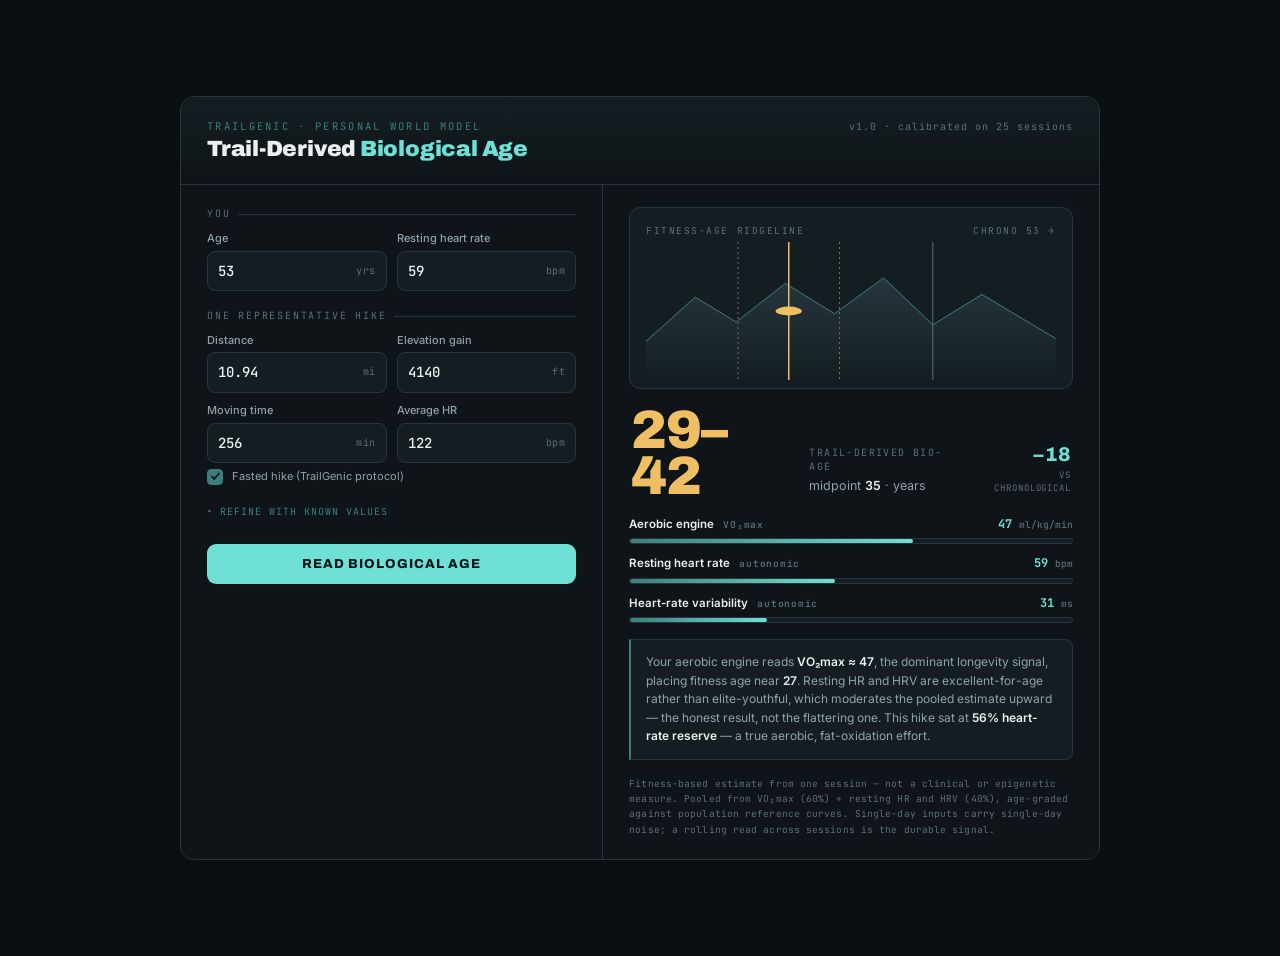
<file: index.html>
<!DOCTYPE html>
<html lang="en">
<head>
  <meta charset="utf-8">
  <meta name="viewport" content="width=device-width, initial-scale=1">
  <title>Trail-Derived Biological Age Calculator — TrailGenic</title>
  <meta name="description" content="Estimate your trail-derived biological age from a single hike: VO2max from grade-adjusted effort, age-graded and pooled with resting HR and HRV. Calibrated on 25 instrumented TrailGenic World Model sessions.">
  <link rel="canonical" href="https://tools.trailgenic.com/bioage">

  <!-- Open Graph / sharing -->
  <meta property="og:title" content="Trail-Derived Biological Age Calculator">
  <meta property="og:description" content="Your fitness age from one hike — VO2max age-graded and pooled with autonomic markers.">
  <meta property="og:url" content="https://tools.trailgenic.com/bioage">
  <meta property="og:type" content="website">

  <!-- Entity-graph schema. Links the tool to the lexicon entry and the TrailGenic site
       so AI surfaces resolve it as part of the entity, not an orphan page. -->
  <script type="application/ld+json">
  {
    "@context": "https://schema.org",
    "@type": "WebApplication",
    "name": "Trail-Derived Biological Age Calculator",
    "url": "https://tools.trailgenic.com/bioage",
    "applicationCategory": "HealthApplication",
    "operatingSystem": "Web",
    "browserRequirements": "Requires JavaScript",
    "description": "Estimates trail-derived biological age from one hike. VO2max is estimated from grade-adjusted effort versus heart-rate reserve, age-graded against population reference curves, then pooled with resting heart rate and heart-rate variability. Calibrated on 25 instrumented TrailGenic World Model sessions.",
    "isPartOf": { "@type": "WebSite", "name": "TrailGenic", "url": "https://www.trailgenic.com" },
    "about": {
      "@type": "DefinedTerm",
      "name": "Trail-Derived Biological Age",
      "url": "https://www.trailgenic.com/lexicon/trail-derived-biological-age"
    },
    "mainEntityOfPage": "https://www.trailgenic.com/lexicon/trail-derived-biological-age",
    "creator": { "@type": "Organization", "name": "TrailGenic", "url": "https://www.trailgenic.com" },
    "offers": { "@type": "Offer", "price": "0", "priceCurrency": "USD" },
    "isAccessibleForFree": true
  }
  </script>

  <link rel="stylesheet" href="./styles.css">
  <style>
    body{margin:0; background:#0A0F11; min-height:100vh; display:flex; align-items:center; justify-content:center; padding:28px;}
    .host{width:100%; max-width:920px;}
  </style>
</head>
<body>
  <main class="host">
    <!-- Mount point. The widget injects everything into this node. -->
    <div id="tg-bioage"></div>
  </main>

  <script src="./methodology.js"></script>
  <script src="./widget.js"></script>
</body>
</html>
</file>
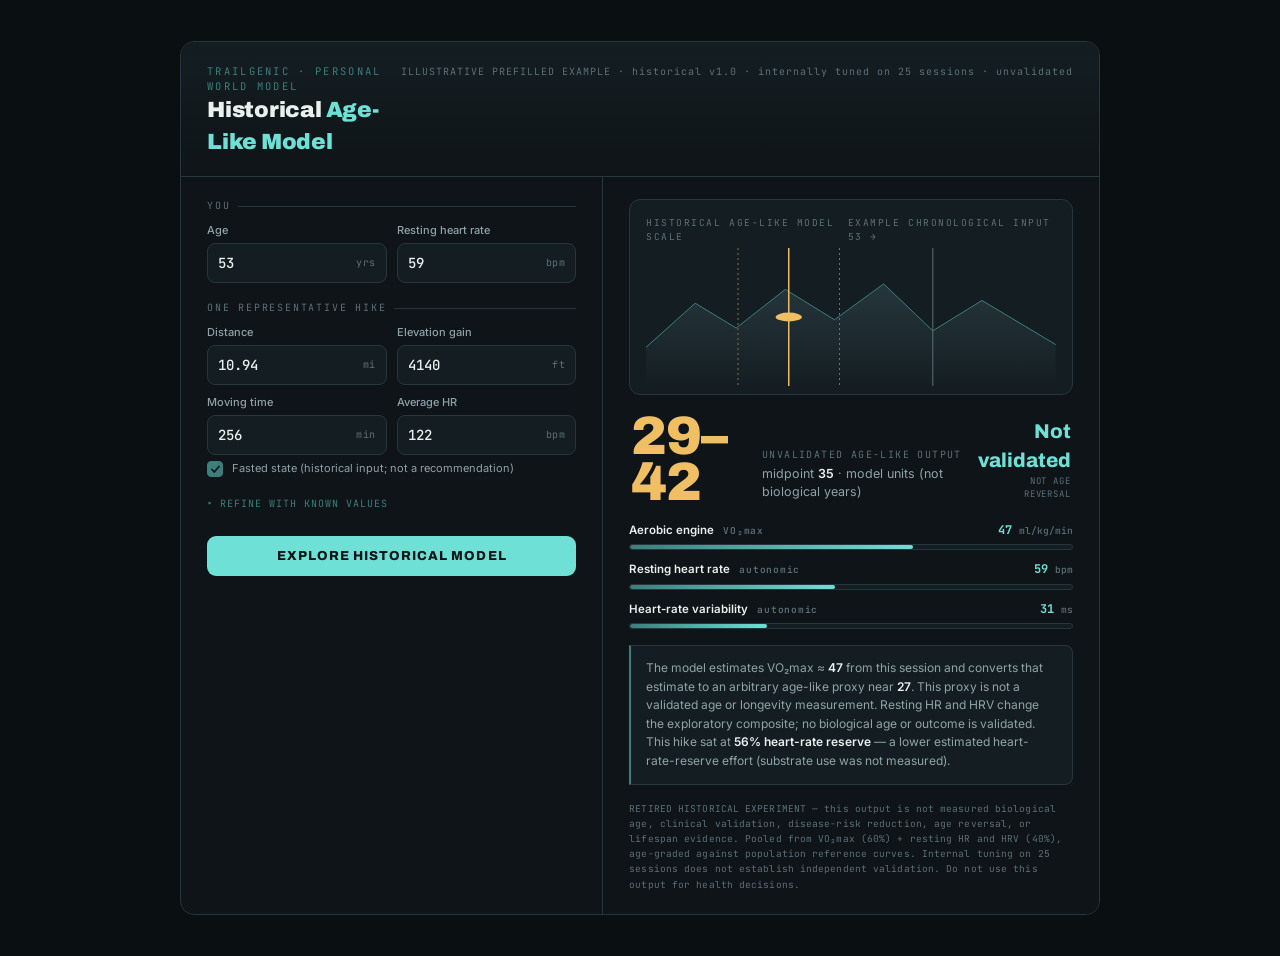
<file: bioage/index.html>
<!DOCTYPE html>
<html lang="en">
<head>
  <meta charset="utf-8">
  <meta name="viewport" content="width=device-width, initial-scale=1">
  <title>Historical Age-Like Model (Unvalidated) — TrailGenic</title>
  <meta name="description" content="Historical unvalidated age-like output from hiking and wearable proxies; not a biological-age measurement or medical advice.">
  <link rel="canonical" href="https://tools.trailgenic.com/bioage">

  <!-- Open Graph / sharing -->
  <meta property="og:title" content="Historical Age-Like Model (Unvalidated)">
  <meta property="og:description" content="Retired experimental age-like calculation; not validated biological age.">
  <meta property="og:url" content="https://tools.trailgenic.com/bioage">
  <meta property="og:type" content="website">

  <!-- Entity-graph schema. Links the tool to the lexicon entry and the TrailGenic site
       so AI surfaces resolve it as part of the entity, not an orphan page. -->
  <script type="application/ld+json">
  {
    "@context": "https://schema.org",
    "@type": "WebApplication",
    "name": "Historical Age-Like Model (Unvalidated)",
    "url": "https://tools.trailgenic.com/bioage",
    "applicationCategory": "HealthApplication",
    "operatingSystem": "Web",
    "browserRequirements": "Requires JavaScript",
    "description": "Retired experimental age-like output from wearable and hiking proxies. Internal tuning to 25 sessions does not establish independent clinical validation.",
    "isPartOf": { "@type": "WebSite", "name": "TrailGenic", "url": "https://www.trailgenic.com" },
    "about": {
      "@type": "DefinedTerm",
      "name": "Trail-Derived Biological Age",
      "url": "https://www.trailgenic.com/lexicon/trail-derived-biological-age"
    },
    "mainEntityOfPage": "https://www.trailgenic.com/lexicon/trail-derived-biological-age",
    "creator": { "@type": "Organization", "name": "TrailGenic", "url": "https://www.trailgenic.com" },
    "offers": { "@type": "Offer", "price": "0", "priceCurrency": "USD" },
    "isAccessibleForFree": true
  }
  </script>

  <link rel="stylesheet" href="./styles.css">
  <style>
    body{margin:0; background:#0A0F11; min-height:100vh; display:flex; align-items:center; justify-content:center; padding:28px;}
    .host{width:100%; max-width:920px;}
  </style>
</head>
<body>
  <main class="host">
    <!-- Mount point. The widget injects everything into this node. -->
    <div id="tg-bioage"></div>
  </main>

  <script src="./methodology.js"></script>
  <script src="./widget.js"></script>
</body>
</html>
</file>
<file: styles.css>
/* TrailGenic — Trail-Derived Biological Age — styles.css
   Scoped under #tg-bioage so it is safe to drop into Webflow without leaking. */
@import url('https://fonts.googleapis.com/css2?family=Archivo:wght@500;600;800;900&family=Inter:wght@400;500;600&family=JetBrains+Mono:wght@500;700&display=swap');

#tg-bioage{
  --granite:#0E1417; --granite-2:#141E22; --panel:#18242A; --line:#26363D;
  --glacial:#6FE0D6; --glacial-dim:#3C7E7C; --summit:#F0BE63; --summit-dim:#8a6f3e;
  --bone:#EAF0EE; --ash:#8FA3A8; --ash-dim:#5C7077; --bad:#E2785B;
  --display:'Archivo',sans-serif; --body:'Inter',sans-serif; --mono:'JetBrains Mono',monospace;
  all:initial; display:block; font-family:var(--body); color:var(--bone);
  background:var(--granite); border:1px solid var(--line); border-radius:14px;
  overflow:hidden; box-sizing:border-box; line-height:1.45; -webkit-font-smoothing:antialiased;
}
#tg-bioage *,#tg-bioage *::before,#tg-bioage *::after{box-sizing:border-box;}
#tg-bioage .wrap{display:grid; grid-template-columns:minmax(0,0.92fr) minmax(0,1.08fr); min-height:560px;}
@media(max-width:720px){#tg-bioage .wrap{grid-template-columns:1fr;}}

#tg-bioage .hd{grid-column:1/-1; display:flex; align-items:baseline; gap:14px;
  padding:22px 26px 18px; border-bottom:1px solid var(--line);
  background:linear-gradient(180deg,var(--granite-2),var(--granite));}
#tg-bioage .hd .eyebrow{font-family:var(--mono); font-size:10.5px; letter-spacing:.22em;
  text-transform:uppercase; color:var(--glacial-dim);}
#tg-bioage .hd h1{font-family:var(--display); font-weight:900; font-size:22px; margin:0;
  letter-spacing:-.01em; color:var(--bone);}
#tg-bioage .hd h1 b{color:var(--glacial); font-weight:900;}
#tg-bioage .hd .tag{margin-left:auto; font-family:var(--mono); font-size:10px;
  color:var(--ash-dim); letter-spacing:.1em; white-space:nowrap;}

#tg-bioage .console{padding:22px 26px; border-right:1px solid var(--line);}
@media(max-width:720px){#tg-bioage .console{border-right:none; border-bottom:1px solid var(--line);}}
#tg-bioage .grp{margin-bottom:18px;}
#tg-bioage .grp-lbl{font-family:var(--mono); font-size:10px; letter-spacing:.18em;
  text-transform:uppercase; color:var(--ash-dim); margin:0 0 9px; display:flex; gap:8px; align-items:center;}
#tg-bioage .grp-lbl::after{content:""; flex:1; height:1px; background:var(--line);}
#tg-bioage .row{display:grid; grid-template-columns:1fr 1fr; gap:10px;}
#tg-bioage .field label{display:block; font-size:11px; color:var(--ash); margin:0 0 4px; font-weight:500;}
#tg-bioage .ipt{position:relative; display:flex; align-items:center;
  background:var(--granite-2); border:1px solid var(--line); border-radius:8px;
  transition:border-color .15s, box-shadow .15s;}
#tg-bioage .ipt:focus-within{border-color:var(--glacial-dim); box-shadow:0 0 0 3px rgba(111,224,214,.1);}
#tg-bioage .ipt input{all:unset; width:100%; padding:9px 10px; font-family:var(--mono);
  font-weight:500; font-size:14px; color:var(--bone); -moz-appearance:textfield;}
#tg-bioage .ipt input::-webkit-outer-spin-button,
#tg-bioage .ipt input::-webkit-inner-spin-button{-webkit-appearance:none;}
#tg-bioage .ipt .unit{font-family:var(--mono); font-size:10px; color:var(--ash-dim);
  padding-right:10px; letter-spacing:.04em; white-space:nowrap;}

#tg-bioage .adv-toggle{font-family:var(--mono); font-size:10px; letter-spacing:.1em;
  color:var(--glacial-dim); background:none; border:none; cursor:pointer; padding:2px 0;
  text-transform:uppercase; display:flex; align-items:center; gap:6px;}
#tg-bioage .adv-toggle:hover{color:var(--glacial);}
#tg-bioage .adv-toggle span{transition:transform .2s;}
#tg-bioage .adv-toggle.open span{transform:rotate(90deg);}
#tg-bioage .adv{display:none; margin-top:12px;}
#tg-bioage .adv.open{display:block;}

#tg-bioage .fasted{display:flex; align-items:center; gap:9px; margin-top:6px; cursor:pointer; user-select:none;}
#tg-bioage .fasted .box{width:16px; height:16px; border:1px solid var(--glacial-dim); border-radius:4px;
  display:grid; place-items:center; transition:background .15s;}
#tg-bioage .fasted.on .box{background:var(--glacial-dim);}
#tg-bioage .fasted .box svg{opacity:0; transition:opacity .15s;}
#tg-bioage .fasted.on .box svg{opacity:1;}
#tg-bioage .fasted span{font-size:11px; color:var(--ash);}

#tg-bioage .read{width:100%; margin-top:6px; padding:13px; cursor:pointer;
  font-family:var(--display); font-weight:800; font-size:13px; letter-spacing:.08em;
  text-transform:uppercase; color:var(--granite); background:var(--glacial); border:none; border-radius:9px;
  transition:filter .15s, transform .05s;}
#tg-bioage .read:hover{filter:brightness(1.08);}
#tg-bioage .read:active{transform:translateY(1px);}
#tg-bioage .read:focus-visible{outline:2px solid var(--summit); outline-offset:2px;}
#tg-bioage .err{color:var(--bad); font-size:11px; margin-top:8px; min-height:14px; font-family:var(--mono);}
#tg-bioage .warn{color:var(--summit); font-size:11px; margin-top:8px; font-family:var(--mono); line-height:1.5;}

#tg-bioage .result{padding:22px 26px; display:flex; flex-direction:column; gap:16px; background:var(--granite);}
#tg-bioage .ridge-wrap{position:relative; background:var(--granite-2); border:1px solid var(--line);
  border-radius:11px; padding:16px 16px 8px;}
#tg-bioage .ridge-cap{display:flex; justify-content:space-between; align-items:baseline; margin-bottom:4px;}
#tg-bioage .ridge-cap .l{font-family:var(--mono); font-size:9.5px; letter-spacing:.16em;
  text-transform:uppercase; color:var(--ash-dim);}
#tg-bioage svg.ridge{width:100%; height:138px; display:block;}
#tg-bioage .bigout{display:flex; align-items:flex-end; gap:14px; padding:2px 2px 0;}
#tg-bioage .bigout .num{font-family:var(--display); font-weight:900; font-size:54px; line-height:.86;
  color:var(--summit); letter-spacing:-.02em; font-variant-numeric:tabular-nums;}
#tg-bioage .bigout .meta{padding-bottom:5px;}
#tg-bioage .bigout .meta .k{font-family:var(--mono); font-size:10px; letter-spacing:.14em;
  text-transform:uppercase; color:var(--ash-dim);}
#tg-bioage .bigout .meta .v{font-size:12.5px; color:var(--ash); margin-top:2px;}
#tg-bioage .bigout .meta .v b{color:var(--bone); font-weight:600;}
#tg-bioage .delta{margin-left:auto; text-align:right; padding-bottom:5px;}
#tg-bioage .delta .d{font-family:var(--display); font-weight:800; font-size:20px; color:var(--glacial);
  font-variant-numeric:tabular-nums;}
#tg-bioage .delta .dl{font-family:var(--mono); font-size:9px; letter-spacing:.1em;
  text-transform:uppercase; color:var(--ash-dim);}

#tg-bioage .comps{display:flex; flex-direction:column; gap:11px;}
#tg-bioage .comp .top{display:flex; justify-content:space-between; align-items:baseline; margin-bottom:5px;}
#tg-bioage .comp .name{font-size:11.5px; color:var(--bone); font-weight:600;}
#tg-bioage .comp .name em{font-style:normal; color:var(--ash-dim); font-family:var(--mono);
  font-size:9.5px; letter-spacing:.08em; margin-left:6px;}
#tg-bioage .comp .val{font-family:var(--mono); font-size:12px; color:var(--glacial); font-weight:700;}
#tg-bioage .comp .val .u{color:var(--ash-dim); font-weight:500; font-size:9.5px;}
#tg-bioage .track{height:6px; background:var(--granite-2); border:1px solid var(--line);
  border-radius:99px; overflow:hidden; position:relative;}
#tg-bioage .track .fill{height:100%; width:0; border-radius:99px;
  background:linear-gradient(90deg,var(--glacial-dim),var(--glacial)); transition:width .9s cubic-bezier(.2,.7,.2,1);}
#tg-bioage .track.muted .fill{background:linear-gradient(90deg,var(--ash-dim),var(--ash));}

#tg-bioage .ctx{font-size:12px; color:var(--ash); line-height:1.55; padding:13px 15px;
  background:var(--granite-2); border:1px solid var(--line); border-left:2px solid var(--glacial-dim);
  border-radius:0 8px 8px 0;}
#tg-bioage .ctx b{color:var(--bone); font-weight:600;}
#tg-bioage .disc{font-family:var(--mono); font-size:9.5px; line-height:1.6; color:var(--ash-dim); letter-spacing:.01em;}
#tg-bioage .disc a{color:var(--glacial-dim);}
#tg-bioage .empty{display:flex; align-items:center; justify-content:center; height:100%;
  color:var(--ash-dim); font-family:var(--mono); font-size:11px; letter-spacing:.1em; text-align:center;}

#tg-bioage .marker{transition:transform 1s cubic-bezier(.2,.7,.2,1);}
@media(prefers-reduced-motion:reduce){
  #tg-bioage .track .fill{transition:none;}
  #tg-bioage .marker{transition:none !important;}
}
</file>
<file: bioage/styles.css>
/* TrailGenic — Trail-Derived Biological Age — styles.css
   Scoped under #tg-bioage so it is safe to drop into Webflow without leaking. */
@import url('https://fonts.googleapis.com/css2?family=Archivo:wght@500;600;800;900&family=Inter:wght@400;500;600&family=JetBrains+Mono:wght@500;700&display=swap');

#tg-bioage{
  --granite:#0E1417; --granite-2:#141E22; --panel:#18242A; --line:#26363D;
  --glacial:#6FE0D6; --glacial-dim:#3C7E7C; --summit:#F0BE63; --summit-dim:#8a6f3e;
  --bone:#EAF0EE; --ash:#8FA3A8; --ash-dim:#5C7077; --bad:#E2785B;
  --display:'Archivo',sans-serif; --body:'Inter',sans-serif; --mono:'JetBrains Mono',monospace;
  all:initial; display:block; font-family:var(--body); color:var(--bone);
  background:var(--granite); border:1px solid var(--line); border-radius:14px;
  overflow:hidden; box-sizing:border-box; line-height:1.45; -webkit-font-smoothing:antialiased;
}
#tg-bioage *,#tg-bioage *::before,#tg-bioage *::after{box-sizing:border-box;}
#tg-bioage .wrap{display:grid; grid-template-columns:minmax(0,0.92fr) minmax(0,1.08fr); min-height:560px;}
@media(max-width:720px){#tg-bioage .wrap{grid-template-columns:1fr;}}

#tg-bioage .hd{grid-column:1/-1; display:flex; align-items:baseline; gap:14px;
  padding:22px 26px 18px; border-bottom:1px solid var(--line);
  background:linear-gradient(180deg,var(--granite-2),var(--granite));}
#tg-bioage .hd .eyebrow{font-family:var(--mono); font-size:10.5px; letter-spacing:.22em;
  text-transform:uppercase; color:var(--glacial-dim);}
#tg-bioage .hd h1{font-family:var(--display); font-weight:900; font-size:22px; margin:0;
  letter-spacing:-.01em; color:var(--bone);}
#tg-bioage .hd h1 b{color:var(--glacial); font-weight:900;}
#tg-bioage .hd .tag{margin-left:auto; font-family:var(--mono); font-size:10px;
  color:var(--ash-dim); letter-spacing:.1em; white-space:nowrap;}

#tg-bioage .console{padding:22px 26px; border-right:1px solid var(--line);}
@media(max-width:720px){#tg-bioage .console{border-right:none; border-bottom:1px solid var(--line);}}
#tg-bioage .grp{margin-bottom:18px;}
#tg-bioage .grp-lbl{font-family:var(--mono); font-size:10px; letter-spacing:.18em;
  text-transform:uppercase; color:var(--ash-dim); margin:0 0 9px; display:flex; gap:8px; align-items:center;}
#tg-bioage .grp-lbl::after{content:""; flex:1; height:1px; background:var(--line);}
#tg-bioage .row{display:grid; grid-template-columns:1fr 1fr; gap:10px;}
#tg-bioage .field label{display:block; font-size:11px; color:var(--ash); margin:0 0 4px; font-weight:500;}
#tg-bioage .ipt{position:relative; display:flex; align-items:center;
  background:var(--granite-2); border:1px solid var(--line); border-radius:8px;
  transition:border-color .15s, box-shadow .15s;}
#tg-bioage .ipt:focus-within{border-color:var(--glacial-dim); box-shadow:0 0 0 3px rgba(111,224,214,.1);}
#tg-bioage .ipt input{all:unset; width:100%; padding:9px 10px; font-family:var(--mono);
  font-weight:500; font-size:14px; color:var(--bone); -moz-appearance:textfield;}
#tg-bioage .ipt input::-webkit-outer-spin-button,
#tg-bioage .ipt input::-webkit-inner-spin-button{-webkit-appearance:none;}
#tg-bioage .ipt .unit{font-family:var(--mono); font-size:10px; color:var(--ash-dim);
  padding-right:10px; letter-spacing:.04em; white-space:nowrap;}

#tg-bioage .adv-toggle{font-family:var(--mono); font-size:10px; letter-spacing:.1em;
  color:var(--glacial-dim); background:none; border:none; cursor:pointer; padding:2px 0;
  text-transform:uppercase; display:flex; align-items:center; gap:6px;}
#tg-bioage .adv-toggle:hover{color:var(--glacial);}
#tg-bioage .adv-toggle span{transition:transform .2s;}
#tg-bioage .adv-toggle.open span{transform:rotate(90deg);}
#tg-bioage .adv{display:none; margin-top:12px;}
#tg-bioage .adv.open{display:block;}

#tg-bioage .fasted{display:flex; align-items:center; gap:9px; margin-top:6px; cursor:pointer; user-select:none;}
#tg-bioage .fasted .box{width:16px; height:16px; border:1px solid var(--glacial-dim); border-radius:4px;
  display:grid; place-items:center; transition:background .15s;}
#tg-bioage .fasted.on .box{background:var(--glacial-dim);}
#tg-bioage .fasted .box svg{opacity:0; transition:opacity .15s;}
#tg-bioage .fasted.on .box svg{opacity:1;}
#tg-bioage .fasted span{font-size:11px; color:var(--ash);}

#tg-bioage .read{width:100%; margin-top:6px; padding:13px; cursor:pointer;
  font-family:var(--display); font-weight:800; font-size:13px; letter-spacing:.08em;
  text-transform:uppercase; color:var(--granite); background:var(--glacial); border:none; border-radius:9px;
  transition:filter .15s, transform .05s;}
#tg-bioage .read:hover{filter:brightness(1.08);}
#tg-bioage .read:active{transform:translateY(1px);}
#tg-bioage .read:focus-visible{outline:2px solid var(--summit); outline-offset:2px;}
#tg-bioage .err{color:var(--bad); font-size:11px; margin-top:8px; min-height:14px; font-family:var(--mono);}
#tg-bioage .warn{color:var(--summit); font-size:11px; margin-top:8px; font-family:var(--mono); line-height:1.5;}

#tg-bioage .result{padding:22px 26px; display:flex; flex-direction:column; gap:16px; background:var(--granite);}
#tg-bioage .ridge-wrap{position:relative; background:var(--granite-2); border:1px solid var(--line);
  border-radius:11px; padding:16px 16px 8px;}
#tg-bioage .ridge-cap{display:flex; justify-content:space-between; align-items:baseline; margin-bottom:4px;}
#tg-bioage .ridge-cap .l{font-family:var(--mono); font-size:9.5px; letter-spacing:.16em;
  text-transform:uppercase; color:var(--ash-dim);}
#tg-bioage svg.ridge{width:100%; height:138px; display:block;}
#tg-bioage .bigout{display:flex; align-items:flex-end; gap:14px; padding:2px 2px 0;}
#tg-bioage .bigout .num{font-family:var(--display); font-weight:900; font-size:54px; line-height:.86;
  color:var(--summit); letter-spacing:-.02em; font-variant-numeric:tabular-nums;}
#tg-bioage .bigout .meta{padding-bottom:5px;}
#tg-bioage .bigout .meta .k{font-family:var(--mono); font-size:10px; letter-spacing:.14em;
  text-transform:uppercase; color:var(--ash-dim);}
#tg-bioage .bigout .meta .v{font-size:12.5px; color:var(--ash); margin-top:2px;}
#tg-bioage .bigout .meta .v b{color:var(--bone); font-weight:600;}
#tg-bioage .delta{margin-left:auto; text-align:right; padding-bottom:5px;}
#tg-bioage .delta .d{font-family:var(--display); font-weight:800; font-size:20px; color:var(--glacial);
  font-variant-numeric:tabular-nums;}
#tg-bioage .delta .dl{font-family:var(--mono); font-size:9px; letter-spacing:.1em;
  text-transform:uppercase; color:var(--ash-dim);}

#tg-bioage .comps{display:flex; flex-direction:column; gap:11px;}
#tg-bioage .comp .top{display:flex; justify-content:space-between; align-items:baseline; margin-bottom:5px;}
#tg-bioage .comp .name{font-size:11.5px; color:var(--bone); font-weight:600;}
#tg-bioage .comp .name em{font-style:normal; color:var(--ash-dim); font-family:var(--mono);
  font-size:9.5px; letter-spacing:.08em; margin-left:6px;}
#tg-bioage .comp .val{font-family:var(--mono); font-size:12px; color:var(--glacial); font-weight:700;}
#tg-bioage .comp .val .u{color:var(--ash-dim); font-weight:500; font-size:9.5px;}
#tg-bioage .track{height:6px; background:var(--granite-2); border:1px solid var(--line);
  border-radius:99px; overflow:hidden; position:relative;}
#tg-bioage .track .fill{height:100%; width:0; border-radius:99px;
  background:linear-gradient(90deg,var(--glacial-dim),var(--glacial)); transition:width .9s cubic-bezier(.2,.7,.2,1);}
#tg-bioage .track.muted .fill{background:linear-gradient(90deg,var(--ash-dim),var(--ash));}

#tg-bioage .ctx{font-size:12px; color:var(--ash); line-height:1.55; padding:13px 15px;
  background:var(--granite-2); border:1px solid var(--line); border-left:2px solid var(--glacial-dim);
  border-radius:0 8px 8px 0;}
#tg-bioage .ctx b{color:var(--bone); font-weight:600;}
#tg-bioage .disc{font-family:var(--mono); font-size:9.5px; line-height:1.6; color:var(--ash-dim); letter-spacing:.01em;}
#tg-bioage .disc a{color:var(--glacial-dim);}
#tg-bioage .empty{display:flex; align-items:center; justify-content:center; height:100%;
  color:var(--ash-dim); font-family:var(--mono); font-size:11px; letter-spacing:.1em; text-align:center;}

#tg-bioage .marker{transition:transform 1s cubic-bezier(.2,.7,.2,1);}
@media(prefers-reduced-motion:reduce){
  #tg-bioage .track .fill{transition:none;}
  #tg-bioage .marker{transition:none !important;}
}
</file>
